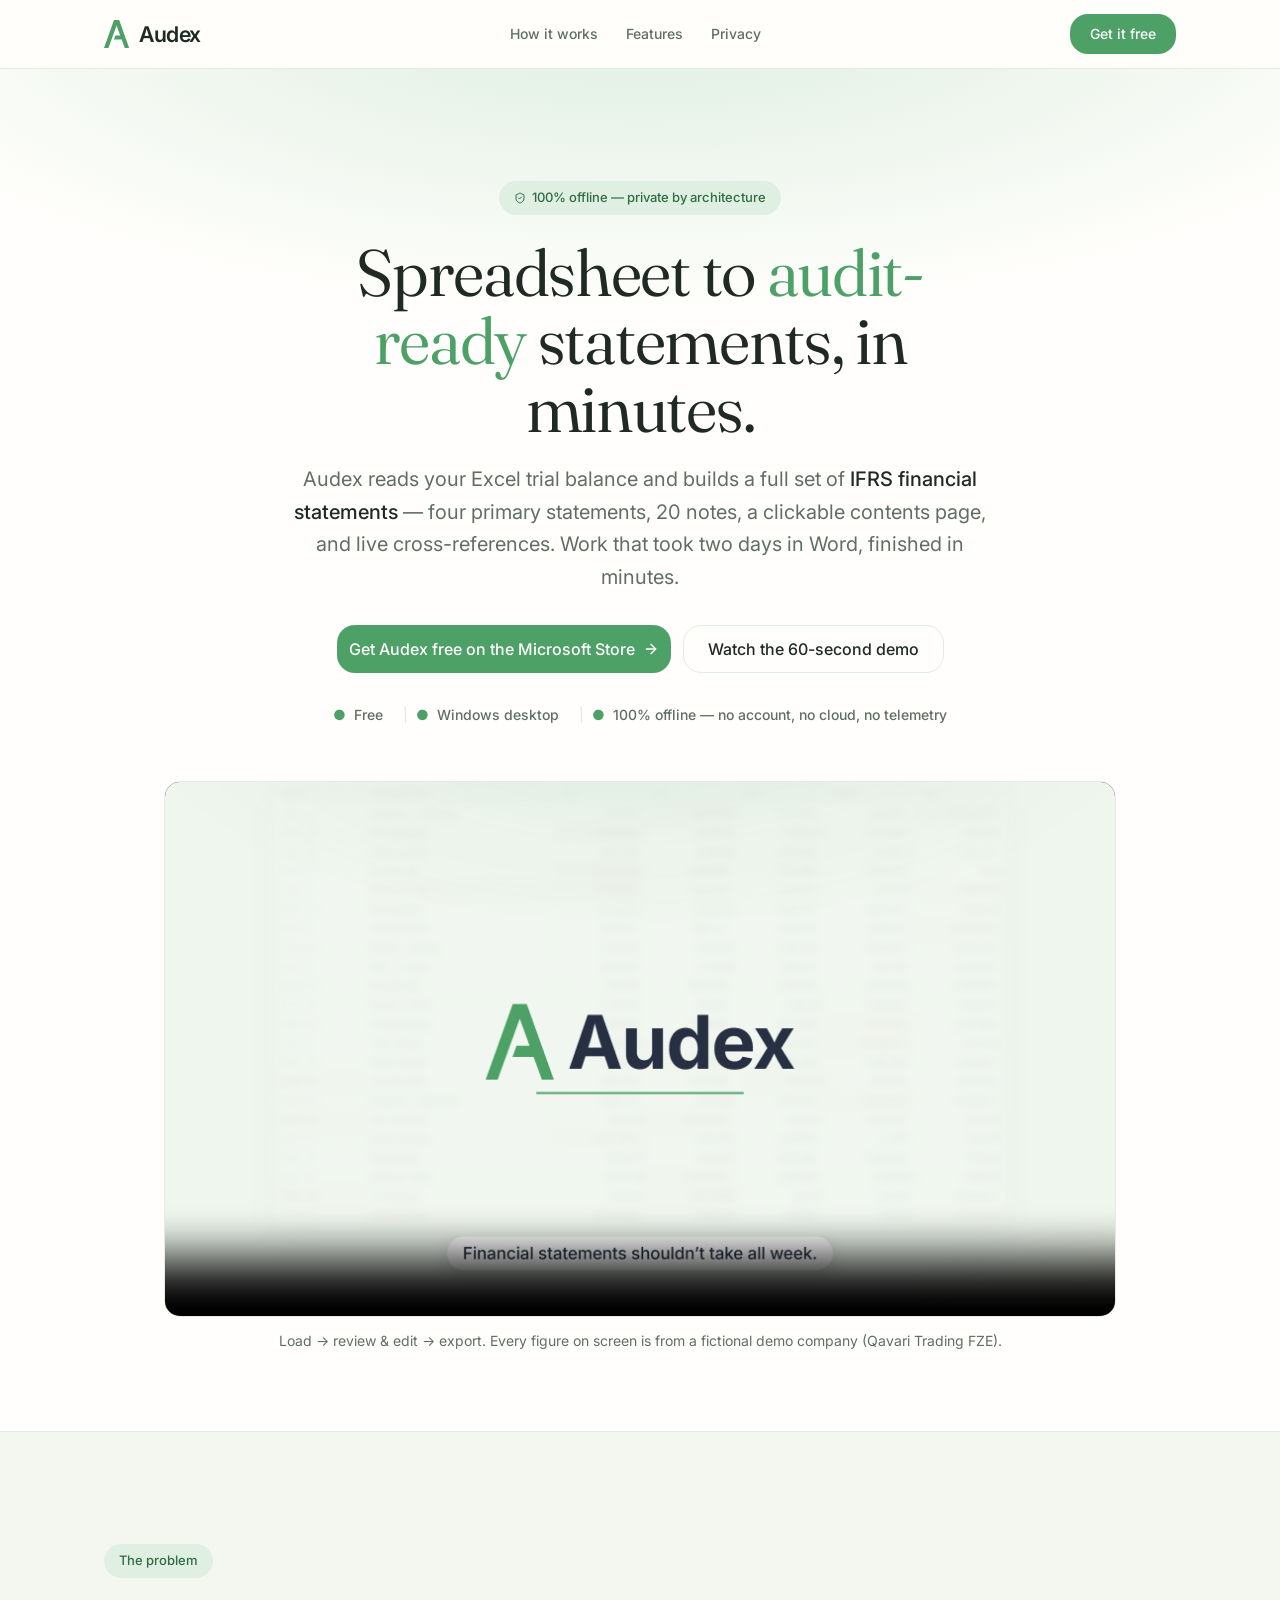
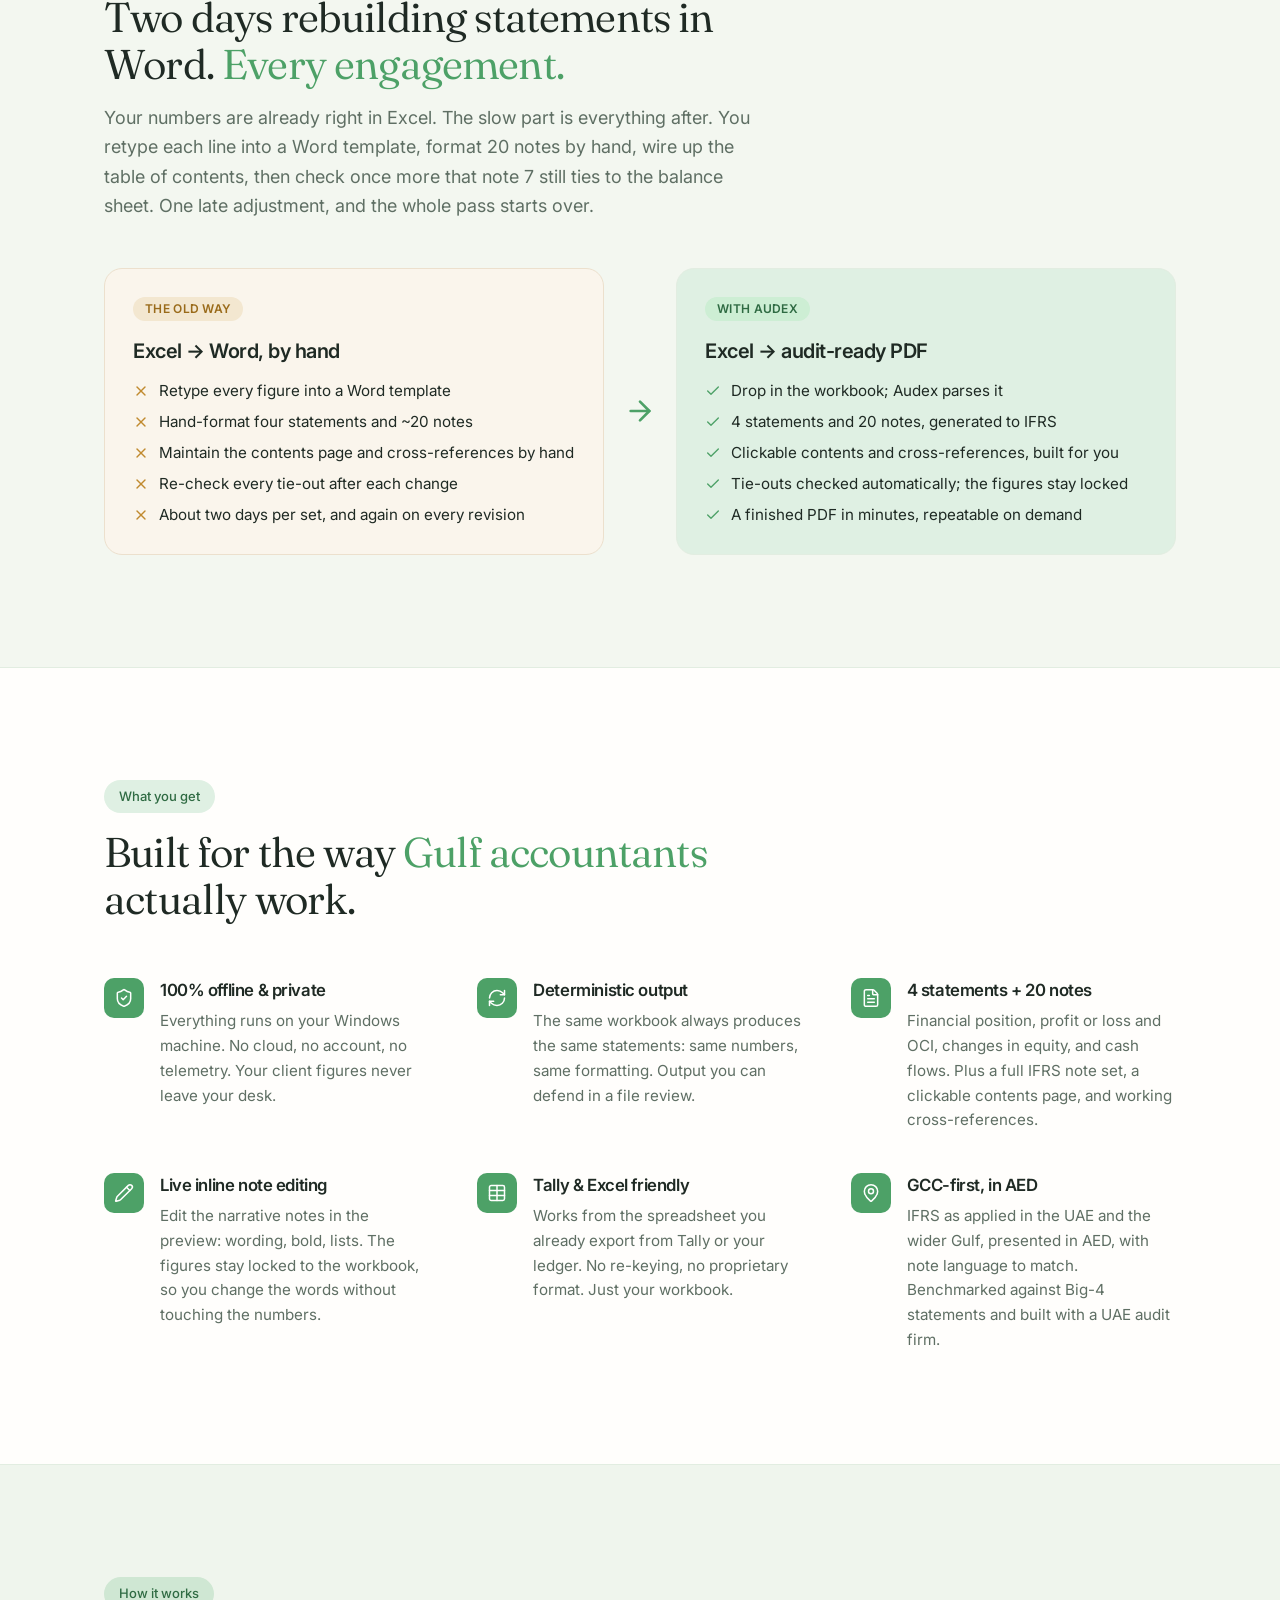
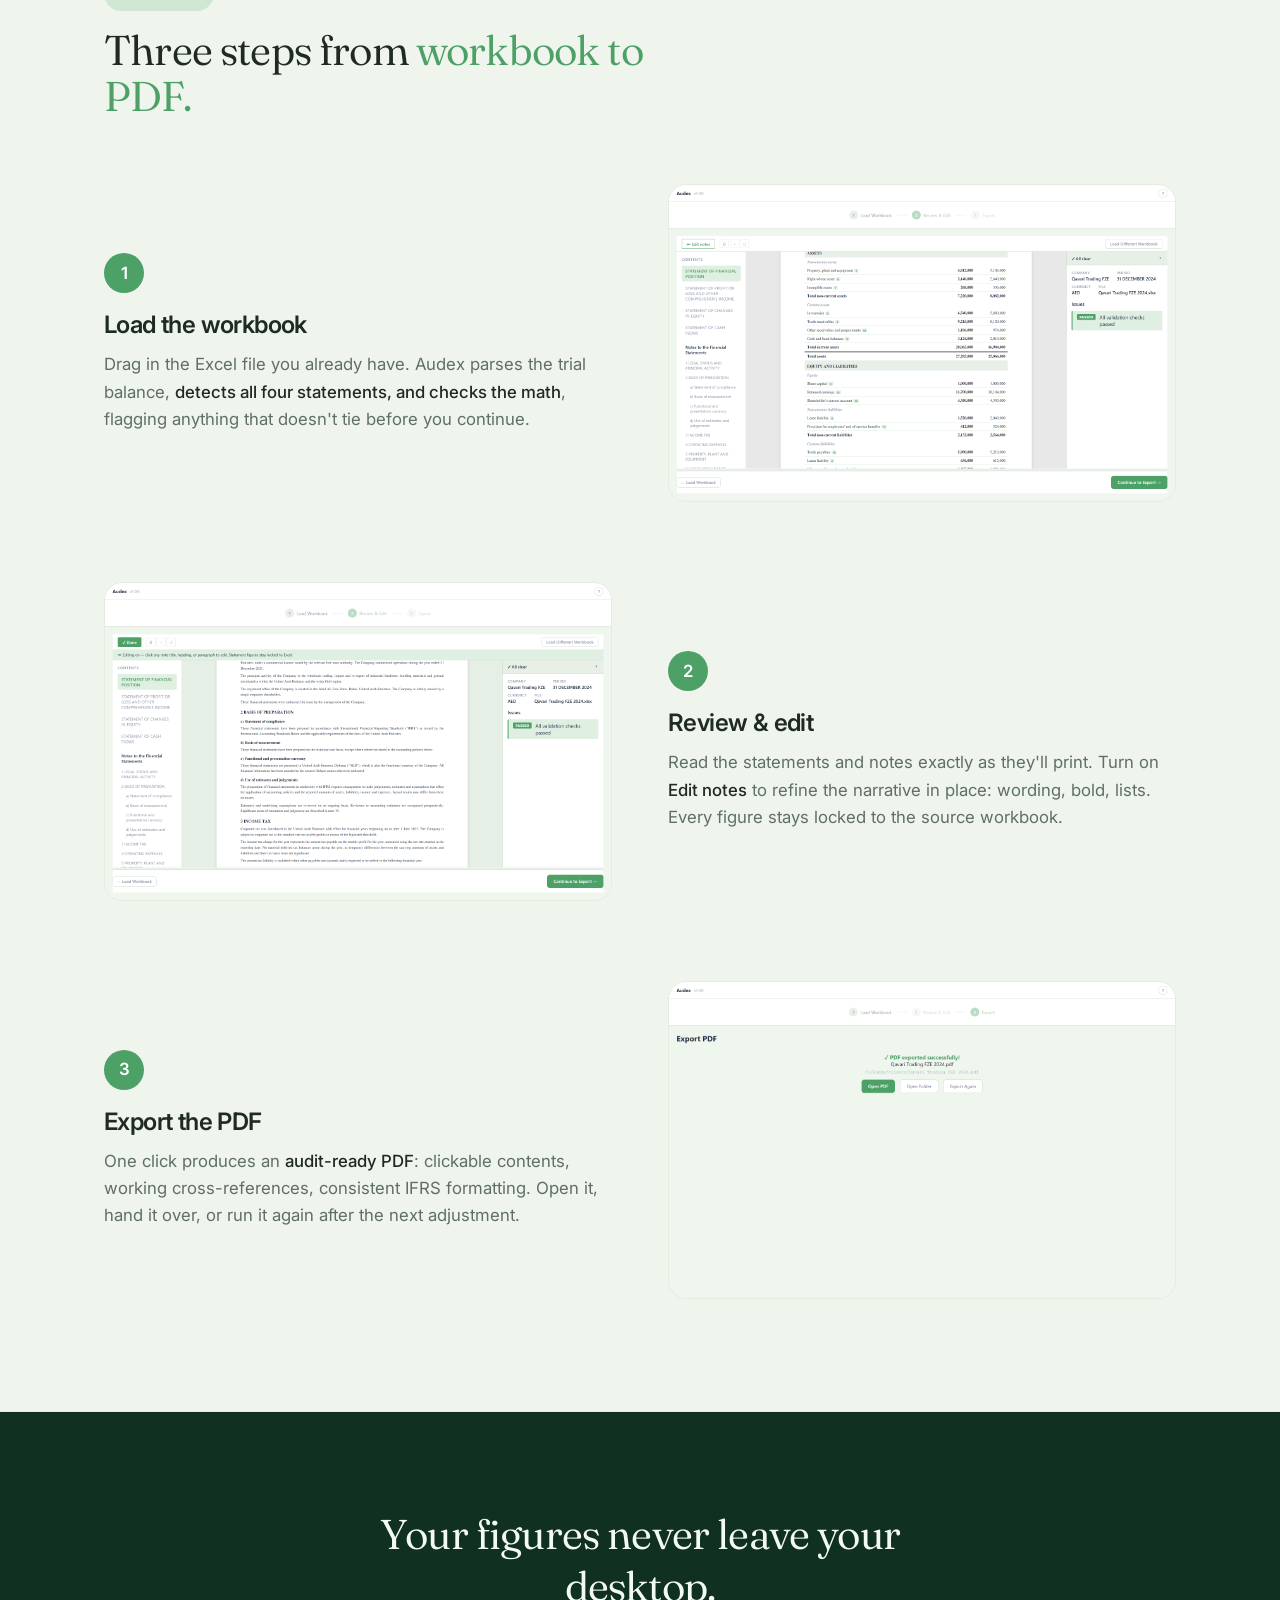
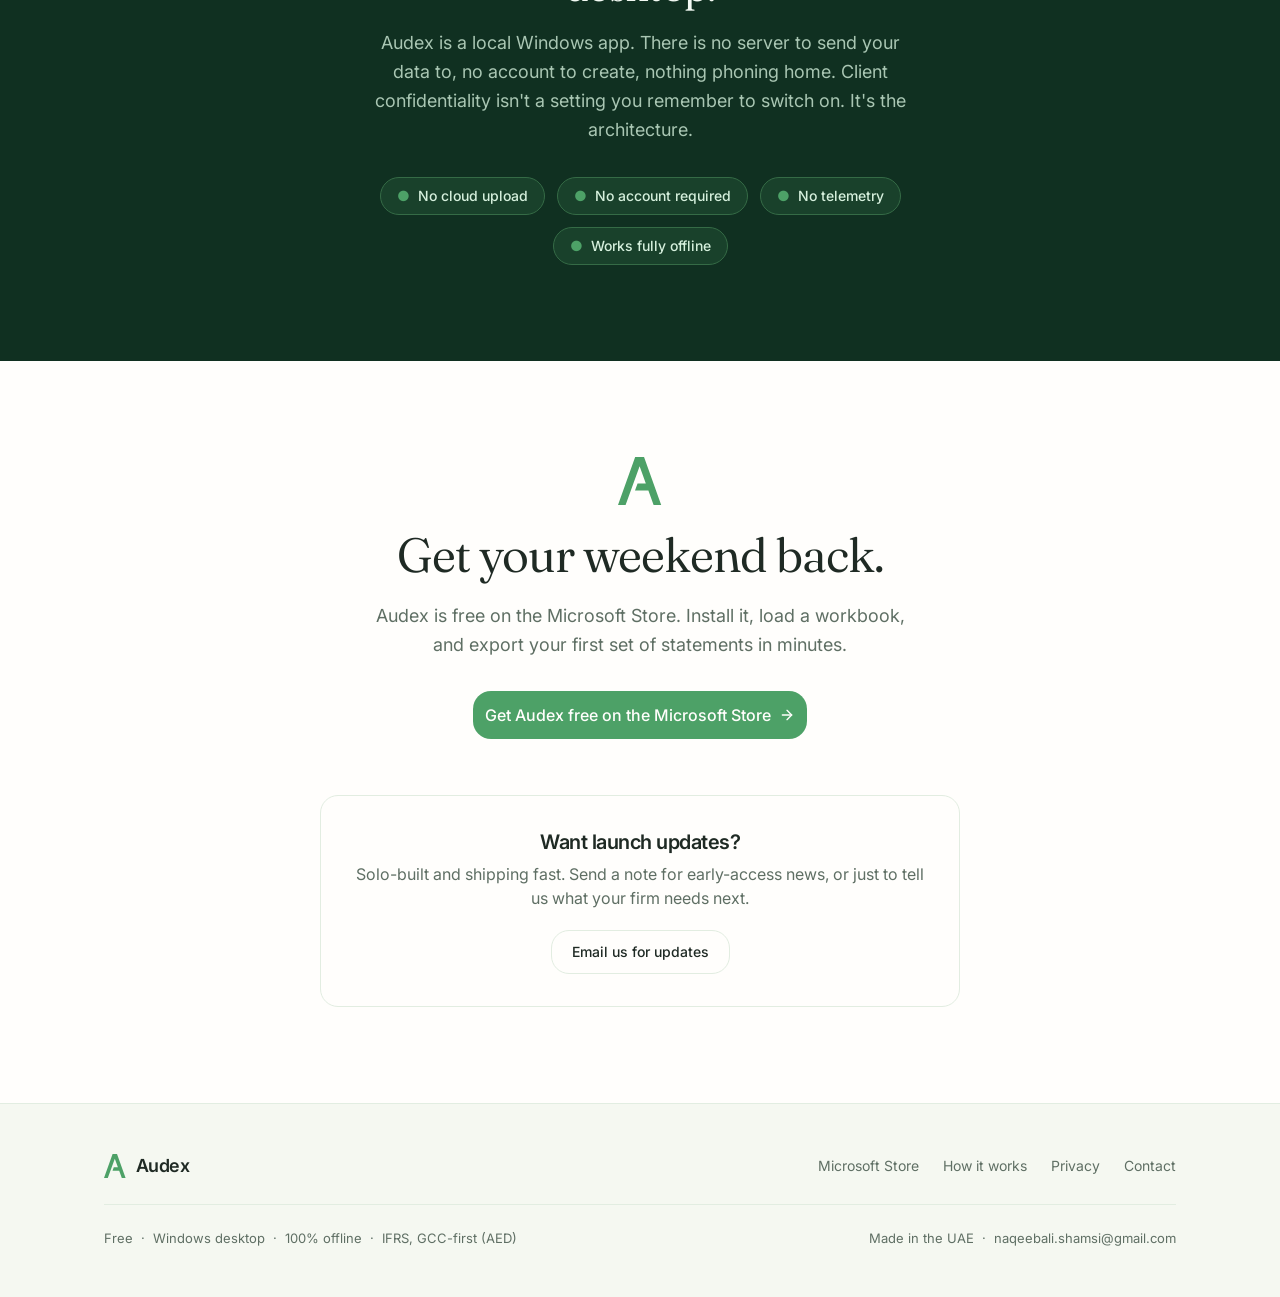
<file: index.html>
<!doctype html>
<html lang="en">
  <head>
    <meta charset="UTF-8" />
    <meta name="viewport" content="width=device-width, initial-scale=1" />
    <title>Audex — Spreadsheet to audit-ready statements, in minutes</title>
    <meta
      name="description"
      content="Audex turns an accountant's Excel workbook into audit-ready IFRS financial statements — 4 statements, 20 notes, clickable cross-references — in minutes, not days. Free, Windows, 100% offline. Built for Gulf accountants."
    />

    <!-- OG / Twitter card -->
    <meta property="og:title" content="Audex — Spreadsheet to audit-ready statements, in minutes" />
    <meta
      property="og:description"
      content="Excel in, audit-ready IFRS statements out. 4 statements · 20 notes · clickable cross-refs. Free, Windows, 100% offline. Your figures never leave your desktop."
    />
    <meta property="og:type" content="website" />
    <meta property="og:image" content="poster.png" />
    <meta name="twitter:card" content="summary_large_image" />
    <meta name="theme-color" content="#4da167" />

    <!-- Favicon: the Audex "A" monogram, inline SVG (no external request) -->
    <link
      rel="icon"
      href="data:image/svg+xml,%3Csvg xmlns='http://www.w3.org/2000/svg' viewBox='0 0 501 556'%3E%3Cpath d='M198.828 0H301.562L500.391 555.469H412.5L351.953 388.281H196.875L226.562 306.25H322.266L250.391 107.812L87.8906 555.469H0L198.828 0Z' fill='%234da167'/%3E%3C/svg%3E"
    />

    <!-- Fraunces (editorial serif display) + Inter (UI / body) -->
    <link rel="preconnect" href="https://fonts.googleapis.com" />
    <link rel="preconnect" href="https://fonts.gstatic.com" crossorigin />
    <link
      href="https://fonts.googleapis.com/css2?family=Fraunces:ital,opsz,wght@0,9..144,300..500;1,9..144,300..400&family=Inter:wght@400;500;600;700&display=swap"
      rel="stylesheet"
    />
    <script type="module" crossorigin src="./assets/index-CFjrfn9A.js"></script>
    <link rel="stylesheet" crossorigin href="./assets/index-9mEhvxlh.css">
  </head>
  <body>
    <div id="root"></div>
  </body>
</html>
</file>
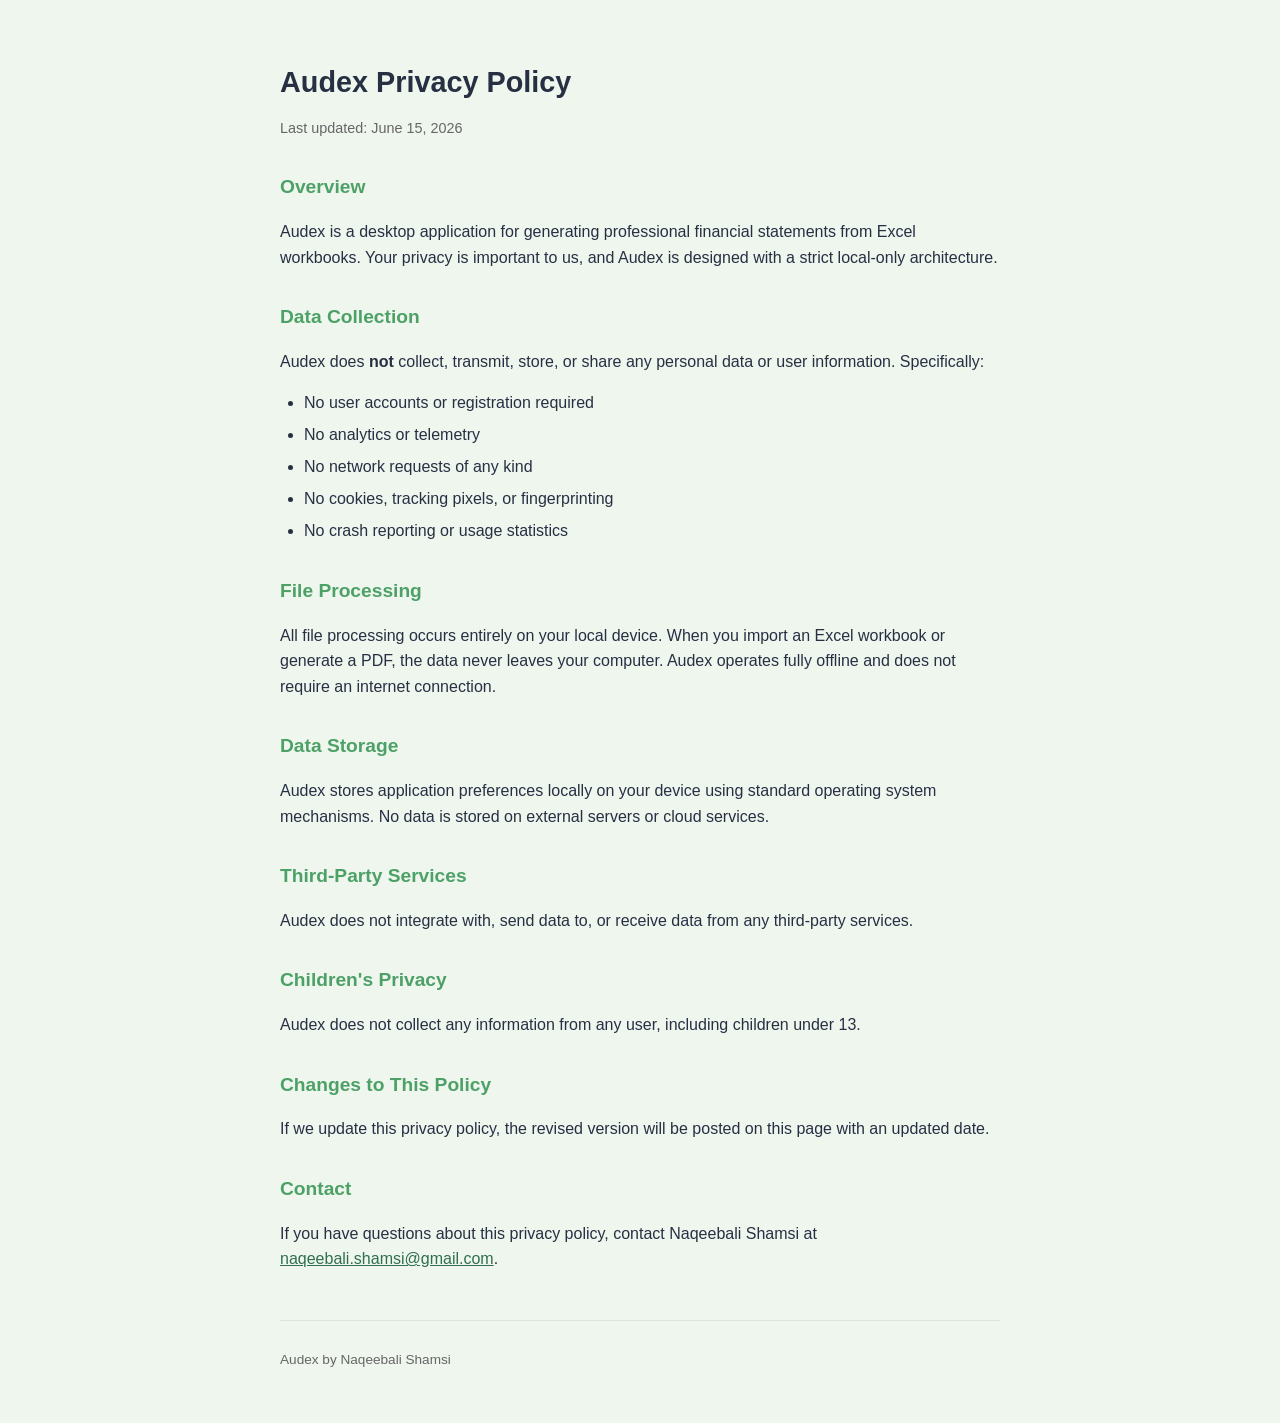
<file: privacy.html>
<!DOCTYPE html>
<html lang="en">
<head>
    <meta charset="UTF-8">
    <meta name="viewport" content="width=device-width, initial-scale=1.0">
    <title>Audex - Privacy Policy</title>
    <style>
        body {
            font-family: 'Inter', -apple-system, BlinkMacSystemFont, 'Segoe UI', Roboto, sans-serif;
            max-width: 720px;
            margin: 0 auto;
            padding: 2.5rem 1.25rem;
            line-height: 1.6;
            color: #273043;
            background: #eff6ee;
        }
        h1 { font-size: 1.8rem; margin-bottom: 0.25rem; }
        h2 { font-size: 1.2rem; margin-top: 2rem; color: #4da167; }
        a { color: #2f6f4e; }
        .updated { color: #666; font-size: 0.9rem; margin-bottom: 2rem; }
        p { margin: 0.75rem 0; }
        ul { padding-left: 1.5rem; }
        li { margin: 0.4rem 0; }
        .footer { margin-top: 3rem; padding-top: 1rem; border-top: 1px solid #e0e0e0; font-size: 0.85rem; color: #666; }
    </style>
</head>
<body>
    <h1>Audex Privacy Policy</h1>
    <p class="updated">Last updated: June 15, 2026</p>

    <h2>Overview</h2>
    <p>Audex is a desktop application for generating professional financial statements from Excel workbooks. Your privacy is important to us, and Audex is designed with a strict local-only architecture.</p>

    <h2>Data Collection</h2>
    <p>Audex does <strong>not</strong> collect, transmit, store, or share any personal data or user information. Specifically:</p>
    <ul>
        <li>No user accounts or registration required</li>
        <li>No analytics or telemetry</li>
        <li>No network requests of any kind</li>
        <li>No cookies, tracking pixels, or fingerprinting</li>
        <li>No crash reporting or usage statistics</li>
    </ul>

    <h2>File Processing</h2>
    <p>All file processing occurs entirely on your local device. When you import an Excel workbook or generate a PDF, the data never leaves your computer. Audex operates fully offline and does not require an internet connection.</p>

    <h2>Data Storage</h2>
    <p>Audex stores application preferences locally on your device using standard operating system mechanisms. No data is stored on external servers or cloud services.</p>

    <h2>Third-Party Services</h2>
    <p>Audex does not integrate with, send data to, or receive data from any third-party services.</p>

    <h2>Children's Privacy</h2>
    <p>Audex does not collect any information from any user, including children under 13.</p>

    <h2>Changes to This Policy</h2>
    <p>If we update this privacy policy, the revised version will be posted on this page with an updated date.</p>

    <h2>Contact</h2>
    <p>If you have questions about this privacy policy, contact Naqeebali Shamsi at <a href="mailto:naqeebali.shamsi@gmail.com">naqeebali.shamsi@gmail.com</a>.</p>

    <div class="footer">
        <p>Audex by Naqeebali Shamsi</p>
    </div>
</body>
</html>
</file>
<file: assets/index-9mEhvxlh.css>
/*! tailwindcss v4.3.1 | MIT License | https://tailwindcss.com */
@layer properties{@supports (((-webkit-hyphens:none)) and (not (margin-trim:inline))) or ((-moz-orient:inline) and (not (color:rgb(from red r g b)))){*,:before,:after,::backdrop{--tw-translate-x:0;--tw-translate-y:0;--tw-translate-z:0;--tw-border-style:solid;--tw-leading:initial;--tw-font-weight:initial;--tw-tracking:initial;--tw-shadow:0 0 #0000;--tw-shadow-color:initial;--tw-shadow-alpha:100%;--tw-inset-shadow:0 0 #0000;--tw-inset-shadow-color:initial;--tw-inset-shadow-alpha:100%;--tw-ring-color:initial;--tw-ring-shadow:0 0 #0000;--tw-inset-ring-color:initial;--tw-inset-ring-shadow:0 0 #0000;--tw-ring-inset:initial;--tw-ring-offset-width:0px;--tw-ring-offset-color:#fff;--tw-ring-offset-shadow:0 0 #0000;--tw-outline-style:solid;--tw-backdrop-blur:initial;--tw-backdrop-brightness:initial;--tw-backdrop-contrast:initial;--tw-backdrop-grayscale:initial;--tw-backdrop-hue-rotate:initial;--tw-backdrop-invert:initial;--tw-backdrop-opacity:initial;--tw-backdrop-saturate:initial;--tw-backdrop-sepia:initial;--tw-duration:initial;--tw-ease:initial;--tw-animation-delay:0s;--tw-animation-direction:normal;--tw-animation-duration:initial;--tw-animation-fill-mode:none;--tw-animation-iteration-count:1;--tw-enter-blur:0;--tw-enter-opacity:1;--tw-enter-rotate:0;--tw-enter-scale:1;--tw-enter-translate-x:0;--tw-enter-translate-y:0;--tw-exit-blur:0;--tw-exit-opacity:1;--tw-exit-rotate:0;--tw-exit-scale:1;--tw-exit-translate-x:0;--tw-exit-translate-y:0}}}@layer theme{:root,:host{--font-sans:"Inter", ui-sans-serif, system-ui, -apple-system, "Segoe UI", Roboto, sans-serif;--font-serif:"Fraunces", ui-serif, Georgia, "Times New Roman", serif;--font-mono:ui-monospace, SFMono-Regular, Menlo, Monaco, Consolas, "Liberation Mono", "Courier New", monospace;--color-white:#fff;--spacing:.25rem;--text-xs:.75rem;--text-xs--line-height:calc(1 / .75);--text-sm:.875rem;--text-sm--line-height:calc(1.25 / .875);--text-base:1rem;--text-base--line-height:calc(1.5 / 1);--text-lg:1.125rem;--text-lg--line-height:calc(1.75 / 1.125);--text-xl:1.25rem;--text-xl--line-height:calc(1.75 / 1.25);--text-2xl:1.5rem;--text-2xl--line-height:calc(2 / 1.5);--text-4xl:2.25rem;--text-4xl--line-height:calc(2.5 / 2.25);--text-5xl:3rem;--text-5xl--line-height:1;--font-weight-medium:500;--font-weight-semibold:600;--tracking-tight:-.025em;--tracking-wide:.025em;--leading-tight:1.25;--leading-snug:1.375;--leading-relaxed:1.625;--radius-2xl:1rem;--ease-out:cubic-bezier(0, 0, .2, 1);--blur-md:12px;--aspect-video:16 / 9;--default-transition-duration:.15s;--default-transition-timing-function:cubic-bezier(.4, 0, .2, 1);--default-font-family:var(--font-sans);--default-mono-font-family:var(--font-mono);--color-canvas:#fffefc;--color-linen:#eef6ec;--color-mint:#dff0e3;--color-sage:#cfe7d3;--color-mist:#e3edf0;--color-shamrock:#4da167;--color-forest:#2f6b43;--color-forest-deep:#103021;--color-ink:#1f2a24;--color-ink-soft:#5f6f64;--color-hairline:#e2ede1}}@layer base{*,:after,:before,::backdrop{box-sizing:border-box;border:0 solid;margin:0;padding:0}::file-selector-button{box-sizing:border-box;border:0 solid;margin:0;padding:0}html,:host{-webkit-text-size-adjust:100%;tab-size:4;line-height:1.5;font-family:var(--default-font-family,ui-sans-serif, system-ui, sans-serif, "Apple Color Emoji", "Segoe UI Emoji", "Segoe UI Symbol", "Noto Color Emoji");font-feature-settings:var(--default-font-feature-settings,normal);font-variation-settings:var(--default-font-variation-settings,normal);-webkit-tap-highlight-color:transparent}hr{height:0;color:inherit;border-top-width:1px}abbr:where([title]){-webkit-text-decoration:underline dotted;text-decoration:underline dotted}h1,h2,h3,h4,h5,h6{font-size:inherit;font-weight:inherit}a{color:inherit;-webkit-text-decoration:inherit;-webkit-text-decoration:inherit;-webkit-text-decoration:inherit;-webkit-text-decoration:inherit;text-decoration:inherit}b,strong{font-weight:bolder}code,kbd,samp,pre{font-family:var(--default-mono-font-family,ui-monospace, SFMono-Regular, Menlo, Monaco, Consolas, "Liberation Mono", "Courier New", monospace);font-feature-settings:var(--default-mono-font-feature-settings,normal);font-variation-settings:var(--default-mono-font-variation-settings,normal);font-size:1em}small{font-size:80%}sub,sup{vertical-align:baseline;font-size:75%;line-height:0;position:relative}sub{bottom:-.25em}sup{top:-.5em}table{text-indent:0;border-color:inherit;border-collapse:collapse}:-moz-focusring{outline:auto}progress{vertical-align:baseline}summary{display:list-item}ol,ul,menu{list-style:none}img,svg,video,canvas,audio,iframe,embed,object{vertical-align:middle;display:block}img,video{max-width:100%;height:auto}button,input,select,optgroup,textarea{font:inherit;font-feature-settings:inherit;font-variation-settings:inherit;letter-spacing:inherit;color:inherit;opacity:1;background-color:#0000;border-radius:0}::file-selector-button{font:inherit;font-feature-settings:inherit;font-variation-settings:inherit;letter-spacing:inherit;color:inherit;opacity:1;background-color:#0000;border-radius:0}:where(select:is([multiple],[size])) optgroup{font-weight:bolder}:where(select:is([multiple],[size])) optgroup option{padding-inline-start:20px}::file-selector-button{margin-inline-end:4px}::placeholder{opacity:1}@supports (not ((-webkit-appearance:-apple-pay-button))) or (contain-intrinsic-size:1px){::placeholder{color:currentColor}@supports (color:color-mix(in lab, red, red)){::placeholder{color:color-mix(in oklab, currentcolor 50%, transparent)}}}textarea{resize:vertical}::-webkit-search-decoration{-webkit-appearance:none}::-webkit-date-and-time-value{min-height:1lh;text-align:inherit}::-webkit-datetime-edit{display:inline-flex}::-webkit-datetime-edit-fields-wrapper{padding:0}::-webkit-datetime-edit{padding-block:0}::-webkit-datetime-edit-year-field{padding-block:0}::-webkit-datetime-edit-month-field{padding-block:0}::-webkit-datetime-edit-day-field{padding-block:0}::-webkit-datetime-edit-hour-field{padding-block:0}::-webkit-datetime-edit-minute-field{padding-block:0}::-webkit-datetime-edit-second-field{padding-block:0}::-webkit-datetime-edit-millisecond-field{padding-block:0}::-webkit-datetime-edit-meridiem-field{padding-block:0}::-webkit-calendar-picker-indicator{line-height:1}:-moz-ui-invalid{box-shadow:none}button,input:where([type=button],[type=reset],[type=submit]){appearance:button}::file-selector-button{appearance:button}::-webkit-inner-spin-button{height:auto}::-webkit-outer-spin-button{height:auto}[hidden]:where(:not([hidden=until-found])){display:none!important}*{border-color:var(--border);outline-color:var(--ring)}@supports (color:color-mix(in lab, red, red)){*{outline-color:color-mix(in oklab, var(--ring) 50%, transparent)}}html{scroll-behavior:smooth}body{background-color:var(--background);font-family:var(--font-sans);color:var(--foreground);-webkit-font-smoothing:antialiased;-moz-osx-font-smoothing:grayscale;text-rendering:optimizelegibility}::selection{background:var(--color-mint);color:var(--color-ink)}.font-display{font-family:var(--font-serif);letter-spacing:-.02em;font-weight:360}}@layer components;@layer utilities{.\@container\/card-header{container:card-header/inline-size}.pointer-events-none{pointer-events:none}.absolute{position:absolute}.relative{position:relative}.sticky{position:sticky}.inset-0{inset:0}.top-0{top:0}.-z-10{z-index:calc(10 * -1)}.z-50{z-index:50}.col-start-2{grid-column-start:2}.row-span-2{grid-row:span 2/span 2}.row-start-1{grid-row-start:1}.mx-auto{margin-inline:auto}.my-6{margin-block:calc(var(--spacing) * 6)}.mt-0\.5{margin-top:calc(var(--spacing) * .5)}.mt-1\.5{margin-top:calc(var(--spacing) * 1.5)}.mt-2\.5{margin-top:calc(var(--spacing) * 2.5)}.mt-3\.5{margin-top:calc(var(--spacing) * 3.5)}.mt-4{margin-top:calc(var(--spacing) * 4)}.mt-5{margin-top:calc(var(--spacing) * 5)}.mt-6{margin-top:calc(var(--spacing) * 6)}.mt-8{margin-top:calc(var(--spacing) * 8)}.mt-12{margin-top:calc(var(--spacing) * 12)}.mt-14{margin-top:calc(var(--spacing) * 14)}.mt-16{margin-top:calc(var(--spacing) * 16)}.block{display:block}.contents{display:contents}.flex{display:flex}.grid{display:grid}.hidden{display:none}.inline{display:inline}.inline-flex{display:inline-flex}.table{display:table}.aspect-video{aspect-ratio:var(--aspect-video)}.size-3\.5{width:calc(var(--spacing) * 3.5);height:calc(var(--spacing) * 3.5)}.size-4{width:calc(var(--spacing) * 4);height:calc(var(--spacing) * 4)}.size-5{width:calc(var(--spacing) * 5);height:calc(var(--spacing) * 5)}.size-8{width:calc(var(--spacing) * 8);height:calc(var(--spacing) * 8)}.size-9{width:calc(var(--spacing) * 9);height:calc(var(--spacing) * 9)}.size-10{width:calc(var(--spacing) * 10);height:calc(var(--spacing) * 10)}.h-6{height:calc(var(--spacing) * 6)}.h-7{height:calc(var(--spacing) * 7)}.h-8{height:calc(var(--spacing) * 8)}.h-9{height:calc(var(--spacing) * 9)}.h-10{height:calc(var(--spacing) * 10)}.h-11{height:calc(var(--spacing) * 11)}.h-12{height:calc(var(--spacing) * 12)}.h-auto{height:auto}.h-full{height:100%}.w-auto{width:auto}.w-fit{width:fit-content}.w-full{width:100%}.max-w-\[17ch\]{max-width:17ch}.max-w-\[20ch\]{max-width:20ch}.max-w-\[22ch\]{max-width:22ch}.max-w-\[24ch\]{max-width:24ch}.max-w-\[50ch\]{max-width:50ch}.max-w-\[52ch\]{max-width:52ch}.max-w-\[56ch\]{max-width:56ch}.max-w-\[60ch\]{max-width:60ch}.max-w-\[640px\]{max-width:640px}.max-w-\[1000px\]{max-width:1000px}.max-w-\[1120px\]{max-width:1120px}.shrink-0{flex-shrink:0}.translate-y-0{--tw-translate-y:0;translate:var(--tw-translate-x) var(--tw-translate-y)}.translate-y-5{--tw-translate-y:calc(var(--spacing) * 5);translate:var(--tw-translate-x) var(--tw-translate-y)}.rotate-90{rotate:90deg}.auto-rows-min{grid-auto-rows:min-content}.grid-rows-\[auto_auto\]{grid-template-rows:auto auto}.flex-col{flex-direction:column}.flex-wrap{flex-wrap:wrap}.items-center{align-items:center}.items-start{align-items:flex-start}.items-stretch{align-items:stretch}.justify-between{justify-content:space-between}.justify-center{justify-content:center}.gap-0{gap:0}.gap-1{gap:var(--spacing)}.gap-1\.5{gap:calc(var(--spacing) * 1.5)}.gap-2{gap:calc(var(--spacing) * 2)}.gap-2\.5{gap:calc(var(--spacing) * 2.5)}.gap-3{gap:calc(var(--spacing) * 3)}.gap-4{gap:calc(var(--spacing) * 4)}.gap-5{gap:calc(var(--spacing) * 5)}.gap-6{gap:calc(var(--spacing) * 6)}.gap-7{gap:calc(var(--spacing) * 7)}.gap-16{gap:calc(var(--spacing) * 16)}.gap-x-5{column-gap:calc(var(--spacing) * 5)}.gap-x-6{column-gap:calc(var(--spacing) * 6)}.gap-x-12{column-gap:calc(var(--spacing) * 12)}.gap-y-2{row-gap:calc(var(--spacing) * 2)}.gap-y-10{row-gap:calc(var(--spacing) * 10)}.self-start{align-self:flex-start}.justify-self-end{justify-self:flex-end}.overflow-hidden{overflow:hidden}.rounded-2xl{border-radius:var(--radius-2xl)}.rounded-full{border-radius:3.40282e38px}.rounded-md{border-radius:calc(var(--radius) - 4px)}.rounded-xl{border-radius:calc(var(--radius) + 4px)}.border{border-style:var(--tw-border-style);border-width:1px}.border-y{border-block-style:var(--tw-border-style);border-block-width:1px}.border-t{border-top-style:var(--tw-border-style);border-top-width:1px}.border-b{border-bottom-style:var(--tw-border-style);border-bottom-width:1px}.border-\[\#356b46\]{border-color:#356b46}.border-\[\#ece0cd\]{border-color:#ece0cd}.border-hairline{border-color:var(--color-hairline)}.border-transparent{border-color:#0000}.bg-\[\#0c1018\]{background-color:#0c1018}.bg-\[\#cdeed4\]{background-color:#cdeed4}.bg-\[\#e8f3e7\]\/70{background-color:oklab(95.2602% -.0157437 .0118476/.7)}.bg-\[\#f3e7d0\]{background-color:#f3e7d0}.bg-\[\#faf5ec\]{background-color:#faf5ec}.bg-background{background-color:var(--background)}.bg-border{background-color:var(--border)}.bg-canvas{background-color:var(--color-canvas)}.bg-canvas\/80{background-color:#fffefccc}@supports (color:color-mix(in lab, red, red)){.bg-canvas\/80{background-color:color-mix(in oklab, var(--color-canvas) 80%, transparent)}}.bg-card{background-color:var(--card)}.bg-destructive{background-color:var(--destructive)}.bg-forest-deep{background-color:var(--color-forest-deep)}.bg-hairline{background-color:var(--color-hairline)}.bg-linen\/60{background-color:#eef6ec99}@supports (color:color-mix(in lab, red, red)){.bg-linen\/60{background-color:color-mix(in oklab, var(--color-linen) 60%, transparent)}}.bg-linen\/70{background-color:#eef6ecb3}@supports (color:color-mix(in lab, red, red)){.bg-linen\/70{background-color:color-mix(in oklab, var(--color-linen) 70%, transparent)}}.bg-mint{background-color:var(--color-mint)}.bg-mist{background-color:var(--color-mist)}.bg-primary{background-color:var(--primary)}.bg-sage{background-color:var(--color-sage)}.bg-secondary{background-color:var(--secondary)}.bg-shamrock{background-color:var(--color-shamrock)}.bg-shamrock\/15{background-color:#4da16726}@supports (color:color-mix(in lab, red, red)){.bg-shamrock\/15{background-color:color-mix(in oklab, var(--color-shamrock) 15%, transparent)}}.p-7{padding:calc(var(--spacing) * 7)}.p-8{padding:calc(var(--spacing) * 8)}.px-2{padding-inline:calc(var(--spacing) * 2)}.px-3{padding-inline:calc(var(--spacing) * 3)}.px-3\.5{padding-inline:calc(var(--spacing) * 3.5)}.px-4{padding-inline:calc(var(--spacing) * 4)}.px-5{padding-inline:calc(var(--spacing) * 5)}.px-6{padding-inline:calc(var(--spacing) * 6)}.py-0\.5{padding-block:calc(var(--spacing) * .5)}.py-1{padding-block:var(--spacing)}.py-1\.5{padding-block:calc(var(--spacing) * 1.5)}.py-2{padding-block:calc(var(--spacing) * 2)}.py-3\.5{padding-block:calc(var(--spacing) * 3.5)}.py-6{padding-block:calc(var(--spacing) * 6)}.py-12{padding-block:calc(var(--spacing) * 12)}.py-20{padding-block:calc(var(--spacing) * 20)}.py-24{padding-block:calc(var(--spacing) * 24)}.pt-2{padding-top:calc(var(--spacing) * 2)}.pt-20{padding-top:calc(var(--spacing) * 20)}.pb-12{padding-bottom:calc(var(--spacing) * 12)}.pb-20{padding-bottom:calc(var(--spacing) * 20)}.text-center{text-align:center}.text-2xl{font-size:var(--text-2xl);line-height:var(--tw-leading,var(--text-2xl--line-height))}.text-4xl{font-size:var(--text-4xl);line-height:var(--tw-leading,var(--text-4xl--line-height))}.text-base{font-size:var(--text-base);line-height:var(--tw-leading,var(--text-base--line-height))}.text-lg{font-size:var(--text-lg);line-height:var(--tw-leading,var(--text-lg--line-height))}.text-sm{font-size:var(--text-sm);line-height:var(--tw-leading,var(--text-sm--line-height))}.text-xl{font-size:var(--text-xl);line-height:var(--tw-leading,var(--text-xl--line-height))}.text-xs{font-size:var(--text-xs);line-height:var(--tw-leading,var(--text-xs--line-height))}.text-\[0\.95rem\]{font-size:.95rem}.text-\[1\.05rem\]{font-size:1.05rem}.text-\[1\.9rem\]{font-size:1.9rem}.text-\[1\.35rem\]{font-size:1.35rem}.text-\[1\.85rem\]{font-size:1.85rem}.text-\[2\.5rem\]{font-size:2.5rem}.text-\[13px\]{font-size:13px}.leading-\[1\.04\]{--tw-leading:1.04;line-height:1.04}.leading-\[1\.12\]{--tw-leading:1.12;line-height:1.12}.leading-none{--tw-leading:1;line-height:1}.leading-relaxed{--tw-leading:var(--leading-relaxed);line-height:var(--leading-relaxed)}.leading-snug{--tw-leading:var(--leading-snug);line-height:var(--leading-snug)}.leading-tight{--tw-leading:var(--leading-tight);line-height:var(--leading-tight)}.font-medium{--tw-font-weight:var(--font-weight-medium);font-weight:var(--font-weight-medium)}.font-semibold{--tw-font-weight:var(--font-weight-semibold);font-weight:var(--font-weight-semibold)}.tracking-tight{--tw-tracking:var(--tracking-tight);letter-spacing:var(--tracking-tight)}.tracking-wide{--tw-tracking:var(--tracking-wide);letter-spacing:var(--tracking-wide)}.whitespace-nowrap{white-space:nowrap}.text-\[\#9a6b1a\]{color:#9a6b1a}.text-\[\#a9c6b3\]{color:#a9c6b3}.text-\[\#c08a2e\]{color:#c08a2e}.text-\[\#d6f0dd\]{color:#d6f0dd}.text-\[\#f3faf4\]{color:#f3faf4}.text-card-foreground{color:var(--card-foreground)}.text-foreground{color:var(--foreground)}.text-forest{color:var(--color-forest)}.text-hairline{color:var(--color-hairline)}.text-ink{color:var(--color-ink)}.text-ink-soft{color:var(--color-ink-soft)}.text-muted-foreground{color:var(--muted-foreground)}.text-primary{color:var(--primary)}.text-primary-foreground{color:var(--primary-foreground)}.text-secondary-foreground{color:var(--secondary-foreground)}.text-shamrock{color:var(--color-shamrock)}.text-white{color:var(--color-white)}.uppercase{text-transform:uppercase}.underline-offset-4{text-underline-offset:4px}.opacity-0{opacity:0}.opacity-100{opacity:1}.shadow{--tw-shadow:0 1px 3px 0 var(--tw-shadow-color,#0000001a), 0 1px 2px -1px var(--tw-shadow-color,#0000001a);box-shadow:var(--tw-inset-shadow), var(--tw-inset-ring-shadow), var(--tw-ring-offset-shadow), var(--tw-ring-shadow), var(--tw-shadow)}.shadow-none{--tw-shadow:0 0 #0000;box-shadow:var(--tw-inset-shadow), var(--tw-inset-ring-shadow), var(--tw-ring-offset-shadow), var(--tw-ring-shadow), var(--tw-shadow)}.shadow-sm{--tw-shadow:0 1px 3px 0 var(--tw-shadow-color,#0000001a), 0 1px 2px -1px var(--tw-shadow-color,#0000001a);box-shadow:var(--tw-inset-shadow), var(--tw-inset-ring-shadow), var(--tw-ring-offset-shadow), var(--tw-ring-shadow), var(--tw-shadow)}.shadow-xs{--tw-shadow:0 1px 2px 0 var(--tw-shadow-color,#0000000d);box-shadow:var(--tw-inset-shadow), var(--tw-inset-ring-shadow), var(--tw-ring-offset-shadow), var(--tw-ring-shadow), var(--tw-shadow)}.outline{outline-style:var(--tw-outline-style);outline-width:1px}.backdrop-blur-md{--tw-backdrop-blur:blur(var(--blur-md));-webkit-backdrop-filter:var(--tw-backdrop-blur,) var(--tw-backdrop-brightness,) var(--tw-backdrop-contrast,) var(--tw-backdrop-grayscale,) var(--tw-backdrop-hue-rotate,) var(--tw-backdrop-invert,) var(--tw-backdrop-opacity,) var(--tw-backdrop-saturate,) var(--tw-backdrop-sepia,);backdrop-filter:var(--tw-backdrop-blur,) var(--tw-backdrop-brightness,) var(--tw-backdrop-contrast,) var(--tw-backdrop-grayscale,) var(--tw-backdrop-hue-rotate,) var(--tw-backdrop-invert,) var(--tw-backdrop-opacity,) var(--tw-backdrop-saturate,) var(--tw-backdrop-sepia,)}.backdrop-saturate-150{--tw-backdrop-saturate:saturate(150%);-webkit-backdrop-filter:var(--tw-backdrop-blur,) var(--tw-backdrop-brightness,) var(--tw-backdrop-contrast,) var(--tw-backdrop-grayscale,) var(--tw-backdrop-hue-rotate,) var(--tw-backdrop-invert,) var(--tw-backdrop-opacity,) var(--tw-backdrop-saturate,) var(--tw-backdrop-sepia,);backdrop-filter:var(--tw-backdrop-blur,) var(--tw-backdrop-brightness,) var(--tw-backdrop-contrast,) var(--tw-backdrop-grayscale,) var(--tw-backdrop-hue-rotate,) var(--tw-backdrop-invert,) var(--tw-backdrop-opacity,) var(--tw-backdrop-saturate,) var(--tw-backdrop-sepia,)}.transition-\[color\,box-shadow\]{transition-property:color,box-shadow;transition-timing-function:var(--tw-ease,var(--default-transition-timing-function));transition-duration:var(--tw-duration,var(--default-transition-duration))}.transition-all{transition-property:all;transition-timing-function:var(--tw-ease,var(--default-transition-timing-function));transition-duration:var(--tw-duration,var(--default-transition-duration))}.transition-colors{transition-property:color,background-color,border-color,outline-color,text-decoration-color,fill,stroke,--tw-gradient-from,--tw-gradient-via,--tw-gradient-to;transition-timing-function:var(--tw-ease,var(--default-transition-timing-function));transition-duration:var(--tw-duration,var(--default-transition-duration))}.transition-transform{transition-property:transform,translate,scale,rotate;transition-timing-function:var(--tw-ease,var(--default-transition-timing-function));transition-duration:var(--tw-duration,var(--default-transition-duration))}.duration-700{--tw-duration:.7s;transition-duration:.7s}.ease-out{--tw-ease:var(--ease-out);transition-timing-function:var(--ease-out)}.outline-none{--tw-outline-style:none;outline-style:none}@media (hover:hover){.group-hover\:translate-x-0\.5:is(:where(.group):hover *){--tw-translate-x:calc(var(--spacing) * .5);translate:var(--tw-translate-x) var(--tw-translate-y)}.hover\:bg-accent:hover{background-color:var(--accent)}.hover\:bg-destructive\/90:hover{background-color:var(--destructive)}@supports (color:color-mix(in lab, red, red)){.hover\:bg-destructive\/90:hover{background-color:color-mix(in oklab, var(--destructive) 90%, transparent)}}.hover\:bg-mint:hover{background-color:var(--color-mint)}.hover\:bg-primary\/90:hover{background-color:var(--primary)}@supports (color:color-mix(in lab, red, red)){.hover\:bg-primary\/90:hover{background-color:color-mix(in oklab, var(--primary) 90%, transparent)}}.hover\:bg-secondary\/80:hover{background-color:var(--secondary)}@supports (color:color-mix(in lab, red, red)){.hover\:bg-secondary\/80:hover{background-color:color-mix(in oklab, var(--secondary) 80%, transparent)}}.hover\:text-accent-foreground:hover{color:var(--accent-foreground)}.hover\:text-forest:hover{color:var(--color-forest)}.hover\:text-ink:hover{color:var(--color-ink)}.hover\:underline:hover{text-decoration-line:underline}}.focus-visible\:border-ring:focus-visible{border-color:var(--ring)}.focus-visible\:ring-\[3px\]:focus-visible{--tw-ring-shadow:var(--tw-ring-inset,) 0 0 0 calc(3px + var(--tw-ring-offset-width)) var(--tw-ring-color,currentcolor);box-shadow:var(--tw-inset-shadow), var(--tw-inset-ring-shadow), var(--tw-ring-offset-shadow), var(--tw-ring-shadow), var(--tw-shadow)}.focus-visible\:ring-destructive\/20:focus-visible{--tw-ring-color:var(--destructive)}@supports (color:color-mix(in lab, red, red)){.focus-visible\:ring-destructive\/20:focus-visible{--tw-ring-color:color-mix(in oklab, var(--destructive) 20%, transparent)}}.focus-visible\:ring-ring\/50:focus-visible{--tw-ring-color:var(--ring)}@supports (color:color-mix(in lab, red, red)){.focus-visible\:ring-ring\/50:focus-visible{--tw-ring-color:color-mix(in oklab, var(--ring) 50%, transparent)}}.disabled\:pointer-events-none:disabled{pointer-events:none}.disabled\:opacity-50:disabled{opacity:.5}.has-data-\[slot\=card-action\]\:grid-cols-\[1fr_auto\]:has([data-slot=card-action]){grid-template-columns:1fr auto}.has-\[\>svg\]\:px-2\.5:has(>svg){padding-inline:calc(var(--spacing) * 2.5)}.has-\[\>svg\]\:px-3:has(>svg){padding-inline:calc(var(--spacing) * 3)}.has-\[\>svg\]\:px-4:has(>svg){padding-inline:calc(var(--spacing) * 4)}.aria-invalid\:border-destructive[aria-invalid=true]{border-color:var(--destructive)}.aria-invalid\:ring-destructive\/20[aria-invalid=true]{--tw-ring-color:var(--destructive)}@supports (color:color-mix(in lab, red, red)){.aria-invalid\:ring-destructive\/20[aria-invalid=true]{--tw-ring-color:color-mix(in oklab, var(--destructive) 20%, transparent)}}.data-\[orientation\=horizontal\]\:h-px[data-orientation=horizontal]{height:1px}.data-\[orientation\=horizontal\]\:w-full[data-orientation=horizontal]{width:100%}.data-\[orientation\=vertical\]\:h-full[data-orientation=vertical]{height:100%}.data-\[orientation\=vertical\]\:w-px[data-orientation=vertical]{width:1px}@media (prefers-reduced-motion:reduce){.motion-reduce\:transition-none{transition-property:none}}@media (width>=40rem){.sm\:inline{display:inline}.sm\:grid-cols-2{grid-template-columns:repeat(2,minmax(0,1fr))}.sm\:text-4xl{font-size:var(--text-4xl);line-height:var(--tw-leading,var(--text-4xl--line-height))}.sm\:text-5xl{font-size:var(--text-5xl);line-height:var(--tw-leading,var(--text-5xl--line-height))}}@media (width>=48rem){.md\:order-1{order:1}.md\:order-2{order:2}.md\:flex{display:flex}.md\:rotate-0{rotate:0deg}.md\:grid-cols-2{grid-template-columns:repeat(2,minmax(0,1fr))}.md\:grid-cols-\[1fr_auto_1fr\]{grid-template-columns:1fr auto 1fr}.md\:gap-14{gap:calc(var(--spacing) * 14)}.md\:gap-20{gap:calc(var(--spacing) * 20)}.md\:py-28{padding-block:calc(var(--spacing) * 28)}.md\:pt-28{padding-top:calc(var(--spacing) * 28)}.md\:text-xl{font-size:var(--text-xl);line-height:var(--tw-leading,var(--text-xl--line-height))}.md\:text-\[2\.6rem\]{font-size:2.6rem}.md\:text-\[3rem\]{font-size:3rem}.md\:text-\[4\.1rem\]{font-size:4.1rem}}@media (width>=64rem){.lg\:grid-cols-3{grid-template-columns:repeat(3,minmax(0,1fr))}}.dark\:border-input:is(.dark *){border-color:var(--input)}.dark\:bg-destructive\/60:is(.dark *){background-color:var(--destructive)}@supports (color:color-mix(in lab, red, red)){.dark\:bg-destructive\/60:is(.dark *){background-color:color-mix(in oklab, var(--destructive) 60%, transparent)}}.dark\:bg-input\/30:is(.dark *){background-color:var(--input)}@supports (color:color-mix(in lab, red, red)){.dark\:bg-input\/30:is(.dark *){background-color:color-mix(in oklab, var(--input) 30%, transparent)}}@media (hover:hover){.dark\:hover\:bg-accent\/50:is(.dark *):hover{background-color:var(--accent)}@supports (color:color-mix(in lab, red, red)){.dark\:hover\:bg-accent\/50:is(.dark *):hover{background-color:color-mix(in oklab, var(--accent) 50%, transparent)}}.dark\:hover\:bg-input\/50:is(.dark *):hover{background-color:var(--input)}@supports (color:color-mix(in lab, red, red)){.dark\:hover\:bg-input\/50:is(.dark *):hover{background-color:color-mix(in oklab, var(--input) 50%, transparent)}}}.dark\:focus-visible\:ring-destructive\/40:is(.dark *):focus-visible{--tw-ring-color:var(--destructive)}@supports (color:color-mix(in lab, red, red)){.dark\:focus-visible\:ring-destructive\/40:is(.dark *):focus-visible{--tw-ring-color:color-mix(in oklab, var(--destructive) 40%, transparent)}}.dark\:aria-invalid\:ring-destructive\/40:is(.dark *)[aria-invalid=true]{--tw-ring-color:var(--destructive)}@supports (color:color-mix(in lab, red, red)){.dark\:aria-invalid\:ring-destructive\/40:is(.dark *)[aria-invalid=true]{--tw-ring-color:color-mix(in oklab, var(--destructive) 40%, transparent)}}.\[\&_svg\]\:pointer-events-none svg{pointer-events:none}.\[\&_svg\]\:shrink-0 svg{flex-shrink:0}.\[\&_svg\:not\(\[class\*\=\'size-\'\]\)\]\:size-4 svg:not([class*=size-]){width:calc(var(--spacing) * 4);height:calc(var(--spacing) * 4)}.\[\.border-b\]\:pb-6.border-b{padding-bottom:calc(var(--spacing) * 6)}.\[\.border-t\]\:pt-6.border-t{padding-top:calc(var(--spacing) * 6)}.\[\&\>svg\]\:pointer-events-none>svg{pointer-events:none}.\[\&\>svg\]\:size-3>svg{width:calc(var(--spacing) * 3);height:calc(var(--spacing) * 3)}@media (hover:hover){a.\[a\&\]\:hover\:bg-accent:hover{background-color:var(--accent)}a.\[a\&\]\:hover\:bg-destructive\/90:hover{background-color:var(--destructive)}@supports (color:color-mix(in lab, red, red)){a.\[a\&\]\:hover\:bg-destructive\/90:hover{background-color:color-mix(in oklab, var(--destructive) 90%, transparent)}}a.\[a\&\]\:hover\:bg-primary\/90:hover{background-color:var(--primary)}@supports (color:color-mix(in lab, red, red)){a.\[a\&\]\:hover\:bg-primary\/90:hover{background-color:color-mix(in oklab, var(--primary) 90%, transparent)}}a.\[a\&\]\:hover\:bg-secondary\/90:hover{background-color:var(--secondary)}@supports (color:color-mix(in lab, red, red)){a.\[a\&\]\:hover\:bg-secondary\/90:hover{background-color:color-mix(in oklab, var(--secondary) 90%, transparent)}}a.\[a\&\]\:hover\:text-accent-foreground:hover{color:var(--accent-foreground)}}}@property --tw-animation-delay{syntax:"*";inherits:false;initial-value:0s}@property --tw-animation-direction{syntax:"*";inherits:false;initial-value:normal}@property --tw-animation-duration{syntax:"*";inherits:false}@property --tw-animation-fill-mode{syntax:"*";inherits:false;initial-value:none}@property --tw-animation-iteration-count{syntax:"*";inherits:false;initial-value:1}@property --tw-enter-blur{syntax:"*";inherits:false;initial-value:0}@property --tw-enter-opacity{syntax:"*";inherits:false;initial-value:1}@property --tw-enter-rotate{syntax:"*";inherits:false;initial-value:0}@property --tw-enter-scale{syntax:"*";inherits:false;initial-value:1}@property --tw-enter-translate-x{syntax:"*";inherits:false;initial-value:0}@property --tw-enter-translate-y{syntax:"*";inherits:false;initial-value:0}@property --tw-exit-blur{syntax:"*";inherits:false;initial-value:0}@property --tw-exit-opacity{syntax:"*";inherits:false;initial-value:1}@property --tw-exit-rotate{syntax:"*";inherits:false;initial-value:0}@property --tw-exit-scale{syntax:"*";inherits:false;initial-value:1}@property --tw-exit-translate-x{syntax:"*";inherits:false;initial-value:0}@property --tw-exit-translate-y{syntax:"*";inherits:false;initial-value:0}:root{--radius:.875rem;--background:#fffefc;--foreground:#1f2a24;--card:#fffefc;--card-foreground:#1f2a24;--popover:#fffefc;--popover-foreground:#1f2a24;--primary:#4da167;--primary-foreground:#fffefc;--secondary:#e7f2e6;--secondary-foreground:#234e33;--muted:#eef5ec;--muted-foreground:#5f6f64;--accent:#dff0e3;--accent-foreground:#234e33;--destructive:#b4453a;--destructive-foreground:#fffefc;--border:#e2ede1;--input:#e2ede1;--ring:#4da167;--chart-1:#4da167;--chart-2:#2f6b43;--chart-3:#b6ced5;--chart-4:#e6af2e;--chart-5:#b1dbb8;--sidebar:#fffefc;--sidebar-foreground:#1f2a24;--sidebar-primary:#4da167;--sidebar-primary-foreground:#fffefc;--sidebar-accent:#dff0e3;--sidebar-accent-foreground:#234e33;--sidebar-border:#e2ede1;--sidebar-ring:#4da167}.dark{--background:#0f1d14;--foreground:#e8f1e9;--card:#14271a;--card-foreground:#e8f1e9;--popover:#14271a;--popover-foreground:#e8f1e9;--primary:#6cc183;--primary-foreground:#0f1d14;--secondary:#1c3424;--secondary-foreground:#e8f1e9;--muted:#1c3424;--muted-foreground:#9db8a5;--accent:#1c3424;--accent-foreground:#e8f1e9;--destructive:#d06a5f;--destructive-foreground:#0f1d14;--border:#25402d;--input:#25402d;--ring:#6cc183}@property --tw-translate-x{syntax:"*";inherits:false;initial-value:0}@property --tw-translate-y{syntax:"*";inherits:false;initial-value:0}@property --tw-translate-z{syntax:"*";inherits:false;initial-value:0}@property --tw-border-style{syntax:"*";inherits:false;initial-value:solid}@property --tw-leading{syntax:"*";inherits:false}@property --tw-font-weight{syntax:"*";inherits:false}@property --tw-tracking{syntax:"*";inherits:false}@property --tw-shadow{syntax:"*";inherits:false;initial-value:0 0 #0000}@property --tw-shadow-color{syntax:"*";inherits:false}@property --tw-shadow-alpha{syntax:"<percentage>";inherits:false;initial-value:100%}@property --tw-inset-shadow{syntax:"*";inherits:false;initial-value:0 0 #0000}@property --tw-inset-shadow-color{syntax:"*";inherits:false}@property --tw-inset-shadow-alpha{syntax:"<percentage>";inherits:false;initial-value:100%}@property --tw-ring-color{syntax:"*";inherits:false}@property --tw-ring-shadow{syntax:"*";inherits:false;initial-value:0 0 #0000}@property --tw-inset-ring-color{syntax:"*";inherits:false}@property --tw-inset-ring-shadow{syntax:"*";inherits:false;initial-value:0 0 #0000}@property --tw-ring-inset{syntax:"*";inherits:false}@property --tw-ring-offset-width{syntax:"<length>";inherits:false;initial-value:0}@property --tw-ring-offset-color{syntax:"*";inherits:false;initial-value:#fff}@property --tw-ring-offset-shadow{syntax:"*";inherits:false;initial-value:0 0 #0000}@property --tw-outline-style{syntax:"*";inherits:false;initial-value:solid}@property --tw-backdrop-blur{syntax:"*";inherits:false}@property --tw-backdrop-brightness{syntax:"*";inherits:false}@property --tw-backdrop-contrast{syntax:"*";inherits:false}@property --tw-backdrop-grayscale{syntax:"*";inherits:false}@property --tw-backdrop-hue-rotate{syntax:"*";inherits:false}@property --tw-backdrop-invert{syntax:"*";inherits:false}@property --tw-backdrop-opacity{syntax:"*";inherits:false}@property --tw-backdrop-saturate{syntax:"*";inherits:false}@property --tw-backdrop-sepia{syntax:"*";inherits:false}@property --tw-duration{syntax:"*";inherits:false}@property --tw-ease{syntax:"*";inherits:false}
</file>
